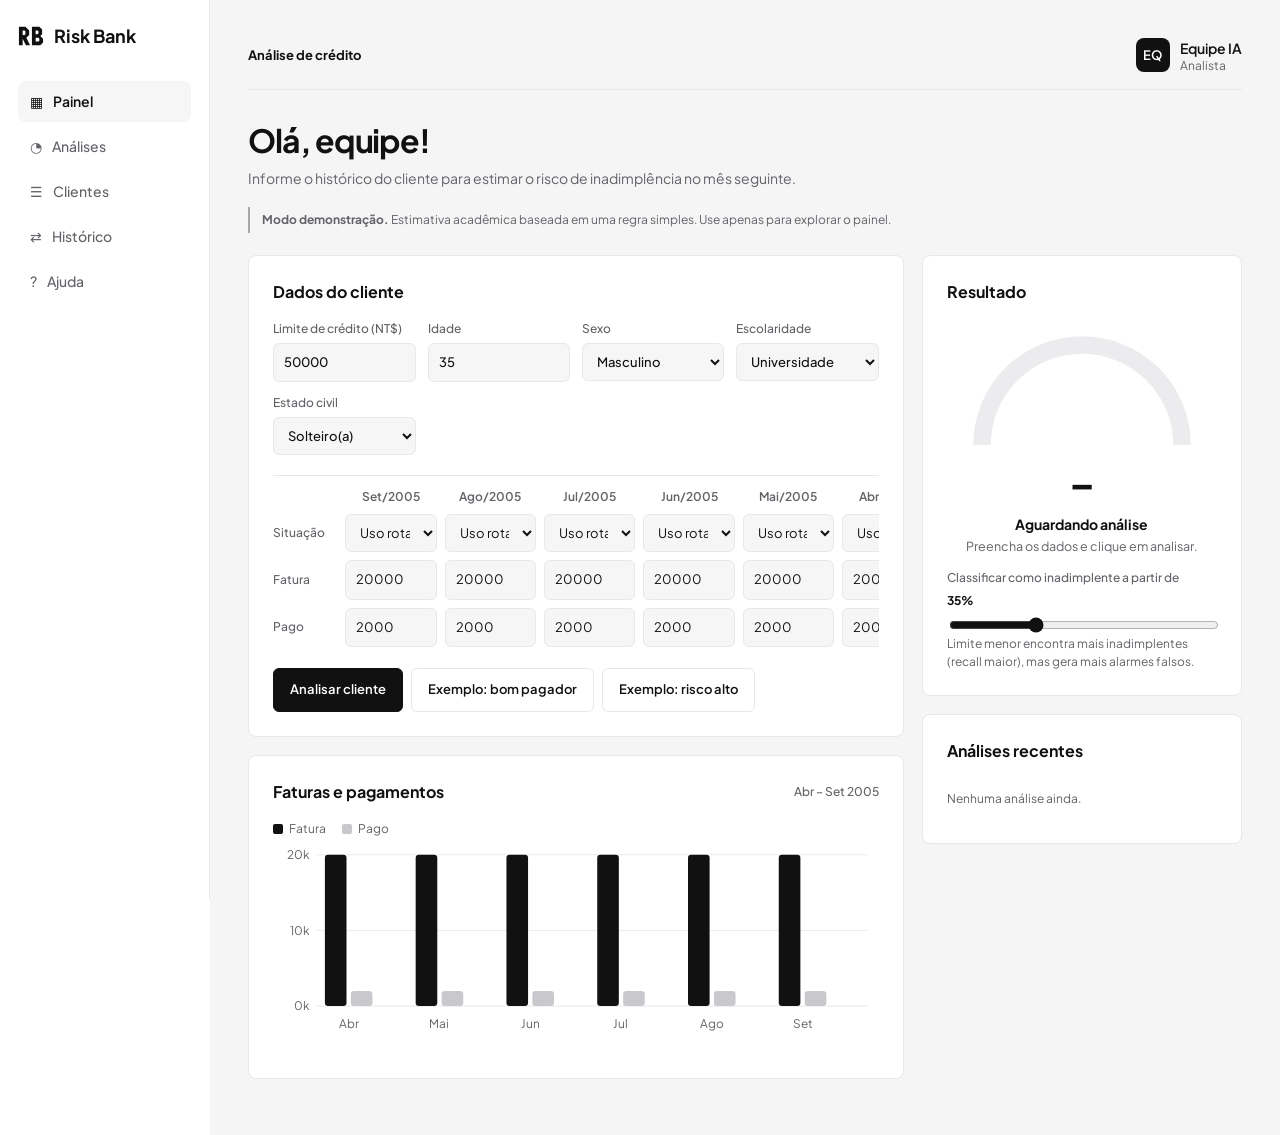
<file: risk-bank-main/index.html>
<!DOCTYPE html>
<html lang="pt-BR">
<head>
<meta charset="utf-8">
<meta name="viewport" content="width=device-width, initial-scale=1">
<title>Risk Bank – Análise de inadimplência</title>
<link rel="stylesheet" href="https://fonts.googleapis.com/css2?family=Plus+Jakarta+Sans:wght@400;500;600;700&display=swap">
<link rel="stylesheet" href="./style.css">
</head>
<body>
<div class="app">
<aside class="nav">
  <div class="logo"><svg viewBox="0 0 28 28" aria-hidden="true" focusable="false">
      <path fill-rule="evenodd" d="M1 4h7l4 4v5l-3 3 4 8H8.5L5 17v7H1zm4 4v5h2l1-1V9L7 8zM15 4h8l3 3v5l-2 2 3 3v4l-3 3h-9zm4 4v4h2l1-1V9l-1-1zm0 8v4h3l1-1v-2l-1-1z"/>
    </svg>Risk Bank</div>
  <nav aria-label="Navegação principal">
    <a href="#painel" aria-current="location"><span aria-hidden="true">▦</span> Painel</a>
    <a href="#analises"><span aria-hidden="true">◔</span> Análises</a>
    <a href="#clientes"><span aria-hidden="true">☰</span> Clientes</a>
    <a href="#historico"><span aria-hidden="true">⇄</span> Histórico</a>
    <button type="button" id="abrir-ajuda" aria-haspopup="dialog" aria-controls="ajuda"><span aria-hidden="true">?</span> Ajuda</button>
  </nav>
</aside>
<main class="main" id="painel" tabindex="-1">
  <div class="top">
    <div class="top-label">Análise de crédito</div>
    <div class="user"><div class="av">EQ</div><div>Equipe IA<small>Analista</small></div></div>
  </div>
  <h1>Olá, equipe!</h1>
  <p class="lead">Informe o histórico do cliente para estimar o risco de inadimplência no mês seguinte.</p>
  <div class="note"><strong>Modo demonstração.</strong> Estimativa acadêmica baseada em uma regra simples. Use apenas para explorar o painel.</div>
  <div class="grid">
  <div>
    <section class="card" id="clientes" tabindex="-1" aria-labelledby="clientes-titulo"><h2 id="clientes-titulo">Dados do cliente</h2>
      <div class="g">
        <label>Limite de crédito (NT$)<input id="limit" type="number" min="0" value="50000"></label>
        <label>Idade<input id="age" type="number" min="18" max="100" value="35"></label>
        <label>Sexo<select id="sex"><option value="1">Masculino</option><option value="2">Feminino</option></select></label>
        <label>Escolaridade<select id="edu"><option value="1">Pós-graduação</option><option value="2" selected>Universidade</option><option value="3">Ensino médio</option><option value="4">Outro</option></select></label>
        <label>Estado civil<select id="mar"><option value="1">Casado(a)</option><option value="2" selected>Solteiro(a)</option><option value="3">Outro</option></select></label>
      </div>
      <div class="scroll" tabindex="0" role="region" aria-label="Histórico mensal de pagamentos"><div class="months" id="months"></div></div>
      <div class="row">
        <button class="btn" id="run">Analisar cliente</button>
        <button class="btn alt" data-preset="good">Exemplo: bom pagador</button>
        <button class="btn alt" data-preset="bad">Exemplo: risco alto</button>
      </div>
    </section>
    <div class="card"><h2>Faturas e pagamentos <span>Abr – Set 2005</span></h2>
      <div class="legend"><span><b class="legend-bill"></b>Fatura</span><span><b class="legend-paid"></b>Pago</span></div>
      <svg id="chart" viewBox="0 0 560 190" width="100%" role="img" aria-label="Gráfico de faturas e pagamentos por mês"></svg>
    </div>
  </div>
  <div>
    <section class="card" id="analises" tabindex="-1" aria-labelledby="resultado-titulo"><h2 id="resultado-titulo">Resultado</h2>
      <svg class="gauge" viewBox="0 0 200 112" role="img" aria-label="Medidor de risco">
        <path d="M20 100A80 80 0 0 1 180 100" fill="none" stroke="#ececee" stroke-width="14"/>
        <path id="arc" d="M20 100A80 80 0 0 1 180 100" fill="none" stroke="#111" stroke-width="14" pathLength="100" stroke-dasharray="0 100"/>
      </svg>
      <div aria-live="polite" aria-atomic="true">
        <div class="pct" id="pct">–</div>
        <div class="verdict" id="verdict">Aguardando análise</div>
        <p class="sub" id="sub">Preencha os dados e clique em analisar.</p>
      </div>
      <ul class="list" id="fx"></ul>
      <div class="thr"><label>Classificar como inadimplente a partir de <b id="thv">35%</b>
        <input id="thr" type="range" min="10" max="90" value="35"></label>
        Limite menor encontra mais inadimplentes (recall maior), mas gera mais alarmes falsos.</div>
    </section>
    <section class="card" id="historico" tabindex="-1" aria-labelledby="historico-titulo">
      <h2 id="historico-titulo">Análises recentes</h2>
      <ul class="list" id="hist"><li><small>Nenhuma análise ainda.</small></li></ul>
    </section>
  </div>
  </div>
</main>
  <dialog class="card help" id="ajuda" aria-labelledby="ajuda-titulo">
    <h2 id="ajuda-titulo">Ajuda</h2>
    <p>Preencha os dados do cliente e os seis meses de pagamentos. Clique em <strong>Analisar cliente</strong> ou use um dos exemplos para experimentar.</p>
    <p>Em <strong>Análises</strong>, veja a estimativa de risco e ajuste o limite para comparar classificações. O ajuste não muda a probabilidade estimada.</p>
    <p>O <strong>Histórico</strong> mostra até cinco análises desta sessão e é limpo ao recarregar a página.</p>
    <form method="dialog"><button class="btn" autofocus>Fechar</button></form>
  </dialog>
</div>
<script src="./app.js"></script>
</body>
</html>
</file>
<file: risk-bank-main/style.css>
:root{--bg:#f5f5f6;--card:#fff;--ink:#111;--mut:#626268;--line:#e8e8ea;--soft:#f6f6f7;--r:8px}
*{box-sizing:border-box}
body{margin:0;background:var(--bg);color:var(--ink);font:14px/1.5 "Plus Jakarta Sans",system-ui,sans-serif}
.app{display:grid;grid-template-columns:210px 1fr;min-height:100vh;max-width:1360px;margin:0 auto;background:var(--card)}
aside.nav{padding:22px 18px;display:flex;flex-direction:column;gap:4px;border-right:1px solid var(--line);position:sticky;top:0;align-self:start;min-height:100vh;background:var(--card);z-index:1}
.logo{font-weight:700;font-size:18px;display:flex;align-items:center;gap:10px;margin-bottom:28px}
.logo svg{width:26px;height:26px;flex:none;display:block;fill:currentColor}
.nav :is(a,button){display:flex;gap:10px;align-items:center;padding:10px 12px;border-radius:var(--r);color:var(--mut);text-decoration:none;font-weight:500}
.nav button{font:inherit;font-weight:500;background:none;border:0;cursor:pointer}
.nav a[aria-current="location"]{color:var(--ink);background:var(--soft);font-weight:600}
.nav nav{display:grid;gap:4px}
.main{background:var(--bg);padding:clamp(20px,3vw,40px);min-width:0}
.top{display:flex;gap:14px;align-items:center;margin-bottom:26px;padding-bottom:16px;border-bottom:1px solid var(--line)}
.top-label{flex:1;font-size:13px;font-weight:700}
.user{display:flex;align-items:center;gap:10px;font-weight:600}
.av{width:34px;height:34px;border-radius:8px;background:var(--ink);color:#fff;display:grid;place-items:center;font-size:13px}
.user small{display:block;color:var(--mut);font-weight:400;font-size:12px;line-height:1.1}
h1{font-size:clamp(24px,3vw,32px);margin:0 0 4px;font-weight:700;letter-spacing:-.035em}
.lead{color:var(--mut);margin:0 0 18px}
.grid{display:grid;grid-template-columns:minmax(0,1fr) 320px;gap:18px;align-items:start}
.card{background:var(--card);border-radius:var(--r);padding:clamp(16px,2vw,24px);margin-bottom:18px;border:1px solid var(--line)}
.card h2{font-size:16px;margin:0 0 16px;font-weight:700;display:flex;justify-content:space-between;align-items:center}
.card h2 span{color:var(--mut);font-weight:500;font-size:12px}
.g{display:grid;grid-template-columns:repeat(auto-fit,minmax(140px,1fr));gap:12px}
label{display:flex;flex-direction:column;gap:5px;font-size:12px;color:var(--mut);font-weight:500}
input,select{font:inherit;font-size:13px;color:var(--ink);background:var(--soft);border:1px solid var(--line);border-radius:6px;padding:9px 10px;width:100%}
:focus-visible{outline:2px solid var(--ink);outline-offset:1px}
.scroll{overflow-x:auto;margin-top:20px;padding-block:12px 5px;border-top:1px solid var(--line);scrollbar-width:thin}
.months{display:grid;grid-template-columns:64px repeat(6,minmax(90px,1fr));gap:8px;align-items:center;min-width:660px}
.months .h{font-size:12px;color:var(--mut);text-align:center;font-weight:600}
.months .r{font-size:12px;color:var(--mut);font-weight:500}
.btn{font:inherit;font-weight:600;font-size:13px;padding:11px 16px;border-radius:6px;border:1px solid var(--ink);background:var(--ink);color:#fff;cursor:pointer}
.btn.alt{background:var(--card);color:var(--ink);border-color:var(--line)}
.btn.full{width:100%}
.row{display:flex;gap:8px;flex-wrap:wrap;margin-top:16px}
.legend{display:flex;gap:16px;font-size:12px;color:var(--mut);margin-bottom:6px}
.legend b{display:inline-block;width:10px;height:10px;border-radius:2px;margin-right:6px;vertical-align:-1px}
svg text{font:11px "Plus Jakarta Sans",sans-serif;fill:var(--mut)}
.gauge{display:block;width:100%;max-width:250px;margin:0 auto}
.pct{font-size:40px;font-weight:700;text-align:center;margin-top:-8px;letter-spacing:-1px}
.verdict{text-align:center;font-weight:700;margin-top:2px}
.sub{text-align:center;color:var(--mut);font-size:12.5px;margin:2px 0 14px}
.list{list-style:none;margin:0;padding:0}
.list li{display:flex;justify-content:space-between;gap:10px;padding:11px 0;border-top:1px solid var(--line);font-size:13px;align-items:center}
.list li:first-child{border-top:0}
.list small{color:var(--mut);display:block;font-size:12px}
.tag{font-size:12px;font-weight:700;border:1px solid var(--ink);padding:2px 8px;border-radius:4px;white-space:nowrap}
.tag.in{background:var(--ink);color:#fff}
.thr{margin-top:14px;font-size:12px;color:var(--mut)}
.thr input{padding:0;accent-color:#111;background:none;border:0}
.note{font-size:12px;color:var(--mut);border-left:2px solid #a6a6ab;padding:4px 12px;margin-bottom:22px}
@media (max-width:980px){.grid{grid-template-columns:minmax(0,1fr)}}

html{scroll-behavior:smooth}
[id][tabindex="-1"]{scroll-margin-top:16px}
.grid>div{min-width:0}
.btn,.nav :is(a,button){
  transition:background-color 160ms ease,border-color 160ms ease,box-shadow 160ms ease,transform 180ms ease;
}
input:not([type="range"]),select{transition:background-color 160ms ease,border-color 160ms ease}
input:not([type="range"]):focus,select:focus{background:var(--card);border-color:#888}
.btn:active,.nav :is(a,button):active{transform:translateY(1px) scale(.985)}
#arc{transition:stroke-dasharray .55s cubic-bezier(.22,1,.36,1)}
.help p{margin:0 0 10px}
dialog.help{width:min(460px,calc(100% - 32px));max-height:calc(100% - 32px);margin:auto;border:1px solid var(--line);color:var(--ink)}
dialog.help::backdrop{background:rgb(0 0 0 / .42)}
dialog.help[open]{animation:help-enter 220ms cubic-bezier(.2,.75,.3,1) both}
dialog.help[open]::backdrop{animation:backdrop-enter 180ms ease-out both}
@keyframes help-enter{
  from{opacity:0;transform:translateY(8px) scale(.985)}
  to{opacity:1;transform:none}
}
@keyframes backdrop-enter{
  from{opacity:0}
  to{opacity:1}
}
.help form{display:flex;justify-content:flex-end;margin-top:18px}
@media (hover:hover){
  .btn:hover{background:#292929;box-shadow:0 2px 6px rgb(0 0 0 / .12)}
  .btn.alt:hover{background:var(--soft);border-color:#c9c9cd;box-shadow:none}
  .nav :is(a,button):hover{background:var(--soft)}
}
@media (max-width:760px){
  .app{grid-template-columns:minmax(0,1fr)}
  aside.nav{min-height:0;padding:8px 12px;border-right:0;border-bottom:1px solid var(--line)}
  .logo{margin:0;font-size:14px}
  .logo svg{width:18px;height:18px}
  .nav nav{display:flex;gap:4px;overflow-x:auto;padding:3px;scrollbar-width:thin}
  .nav :is(a,button){flex-shrink:0;white-space:nowrap}
  .main{padding:16px}
  [id][tabindex="-1"]{scroll-margin-top:92px}
}
@media (prefers-reduced-motion: reduce){
  html{scroll-behavior:auto}
  .btn,.nav :is(a,button),input,select,#arc{transition:none}
  dialog.help[open],dialog.help[open]::backdrop{animation:none}
  .btn:active,.nav :is(a,button):active{transform:none}
}

.legend-bill{background:#111}
.legend-paid{background:#c9c9cd}
#thv{color:#111}
</file>
